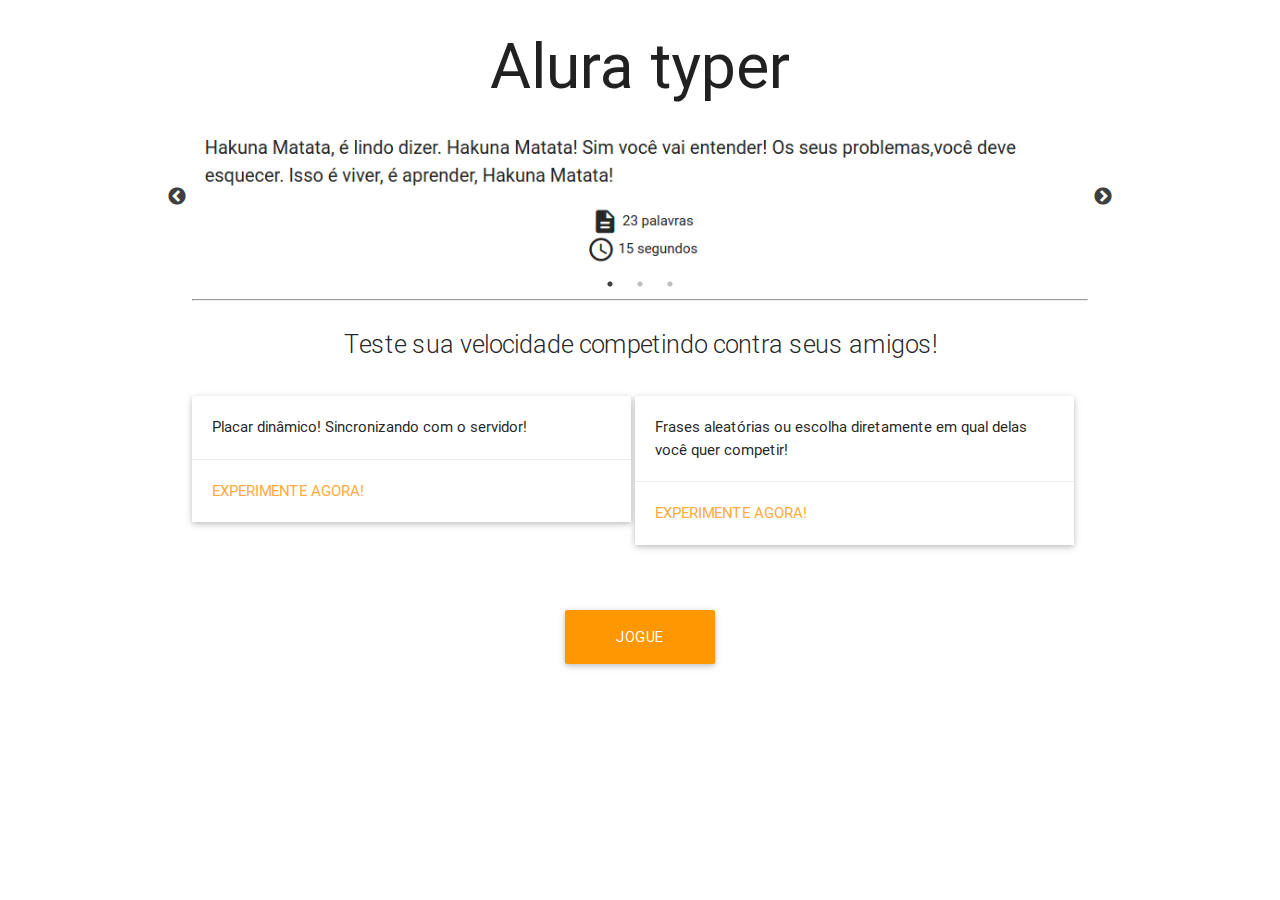
<file: public/index.html>
<!DOCTYPE html>
<html lang="en">
  <head>
    <meta charset="UTF-8" />
    <title>Alura Typer</title>
    <!--Import materialize.css-->
    <link rel="stylesheet" href="css/libs/materialize.min.css" />
    <!-- Import Google Material Icons -->
    <link href="css/libs/google-fonts.css" rel="stylesheet" />

    <link rel="stylesheet" type="text/css" href="slick/slick.css" />
    <link rel="stylesheet" type="text/css" href="slick/slick-theme.css" />
    <link href="css/index.css" rel="stylesheet" />
  </head>
  <body>
    <section class="container">
      <h1 class="center titulo header">Alura typer</h1>
      <div class="slider">
        <img src="img/slide1.png" class="imagem-jogo" />
        <img src="img/slide2.png" class="imagem-jogo" />
        <img src="img/slide3.png" class="imagem-jogo" />
      </div>
      <hr />
      <p class="flow-text center">
        Teste sua velocidade competindo contra seus amigos!
      </p>
      <div class="card">
        <div class="card-image">
          <!-- <img src="images/sample-1.jpg"> -->
        </div>
        <div class="card-content">
          <p>Placar dinâmico! Sincronizando com o servidor!</p>
        </div>
        <div class="card-action">
          <a href="principal.html">Experimente agora!</a>
        </div>
      </div>
      <div class="card">
        <div class="card-image">
          <!-- <img src="img/sl.jpg"> -->
        </div>
        <div class="card-content">
          <p>
            Frases aleatórias ou escolha diretamente em qual delas você quer
            competir!
          </p>
        </div>
        <div class="card-action">
          <a href="principal.html">Experimente agora!</a>
        </div>
      </div>

      <a
        class="waves-effect waves-light btn-large orange"
        id="botao-jogue"
        href="principal.html"
        >Jogue agora!</a
      >
    </section>

    <script src="js/jquery.js"></script>
    <script src="slick/slick.min.js"></script>
    <script src="js/slider.js"></script>
  </body>
</html>
</file>
<file: public/css/libs/google-fonts.css>
/* fallback */
@font-face {
  font-family: 'Material Icons';
  font-style: normal;
  font-weight: 400;
  src: local('../../fonts/Material Icons'), local('../../fonts/MaterialIcons-Regular'), url(https://fonts.gstatic.com/s/materialicons/v17/2fcrYFNaTjcS6g4U3t-Y5ZjZjT5FdEJ140U2DJYC3mY.woff2) format('woff2');
}

.material-icons {
  font-family: 'Material Icons';
  font-weight: normal;
  font-style: normal;
  font-size: 24px;
  line-height: 1;
  letter-spacing: normal;
  text-transform: none;
  display: inline-block;
  white-space: nowrap;
  word-wrap: normal;
  direction: ltr;
  -webkit-font-feature-settings: 'liga';
  -webkit-font-smoothing: antialiased;
}
</file>
<file: public/css/index.css>
.card {
  width: 49%;
  display: inline-block;
  vertical-align: top;
}

#botao-jogue {
  width: 150px;
  display: block;
  margin: 50px auto;
}

/* .imagem-jogo {
  border: 2px solid gray;
} */

.slider {
  height: auto;
}

.slick-prev:before,
.slick-next:before {
  color: black;
}
</file>
